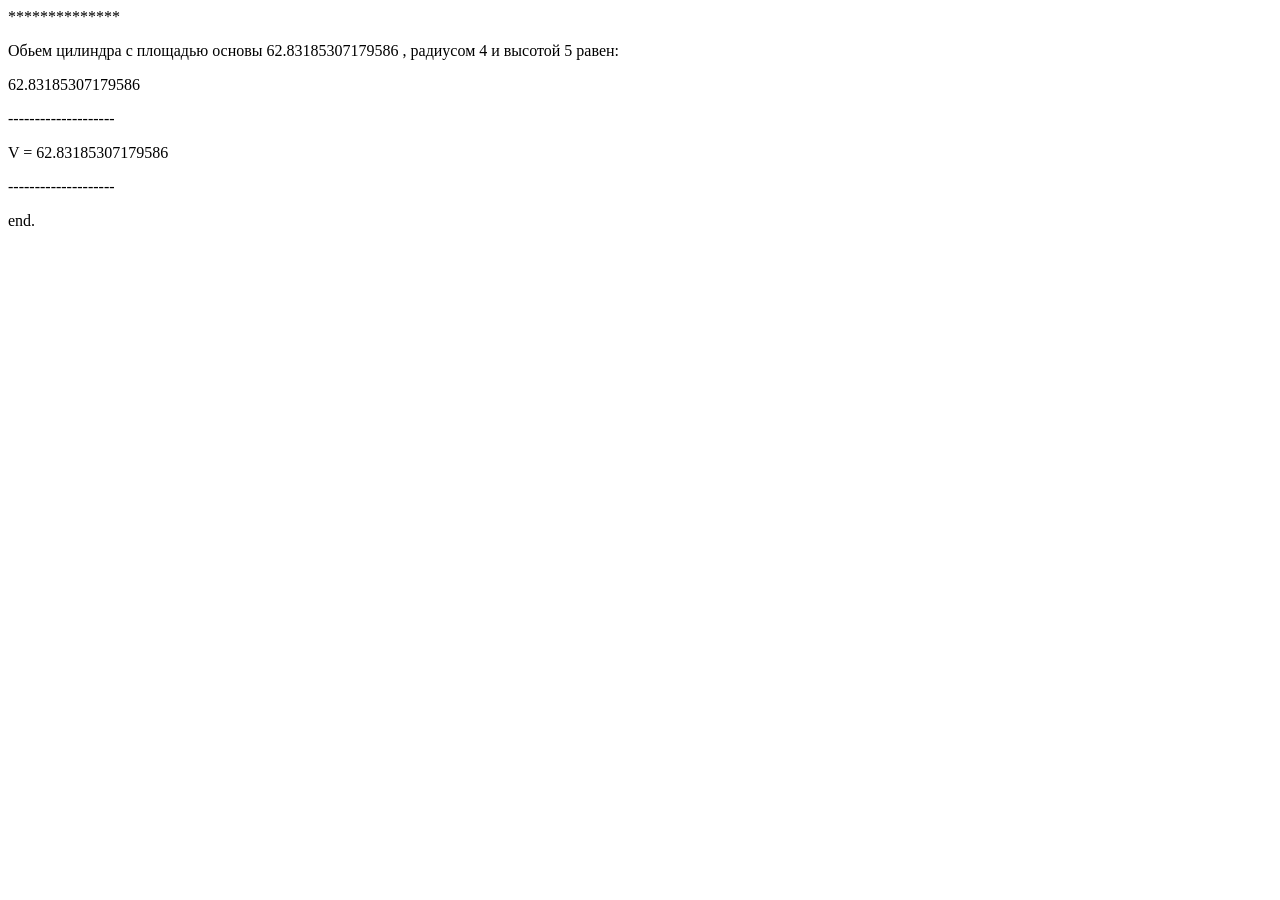
<file: ДЗ 01.  Расчет объема цилиндра/index.html>
<!DOCTYPE html>
<html lang="en">
<head>
	<meta charset="UTF-8">
	<meta name="viewport" content="width=device-width, initial-scale=1.0">
	<title>Расчет объема цилиндра</title>
</head>
<body>

<script src="script.js"></script>
</body>
</html>
</file>
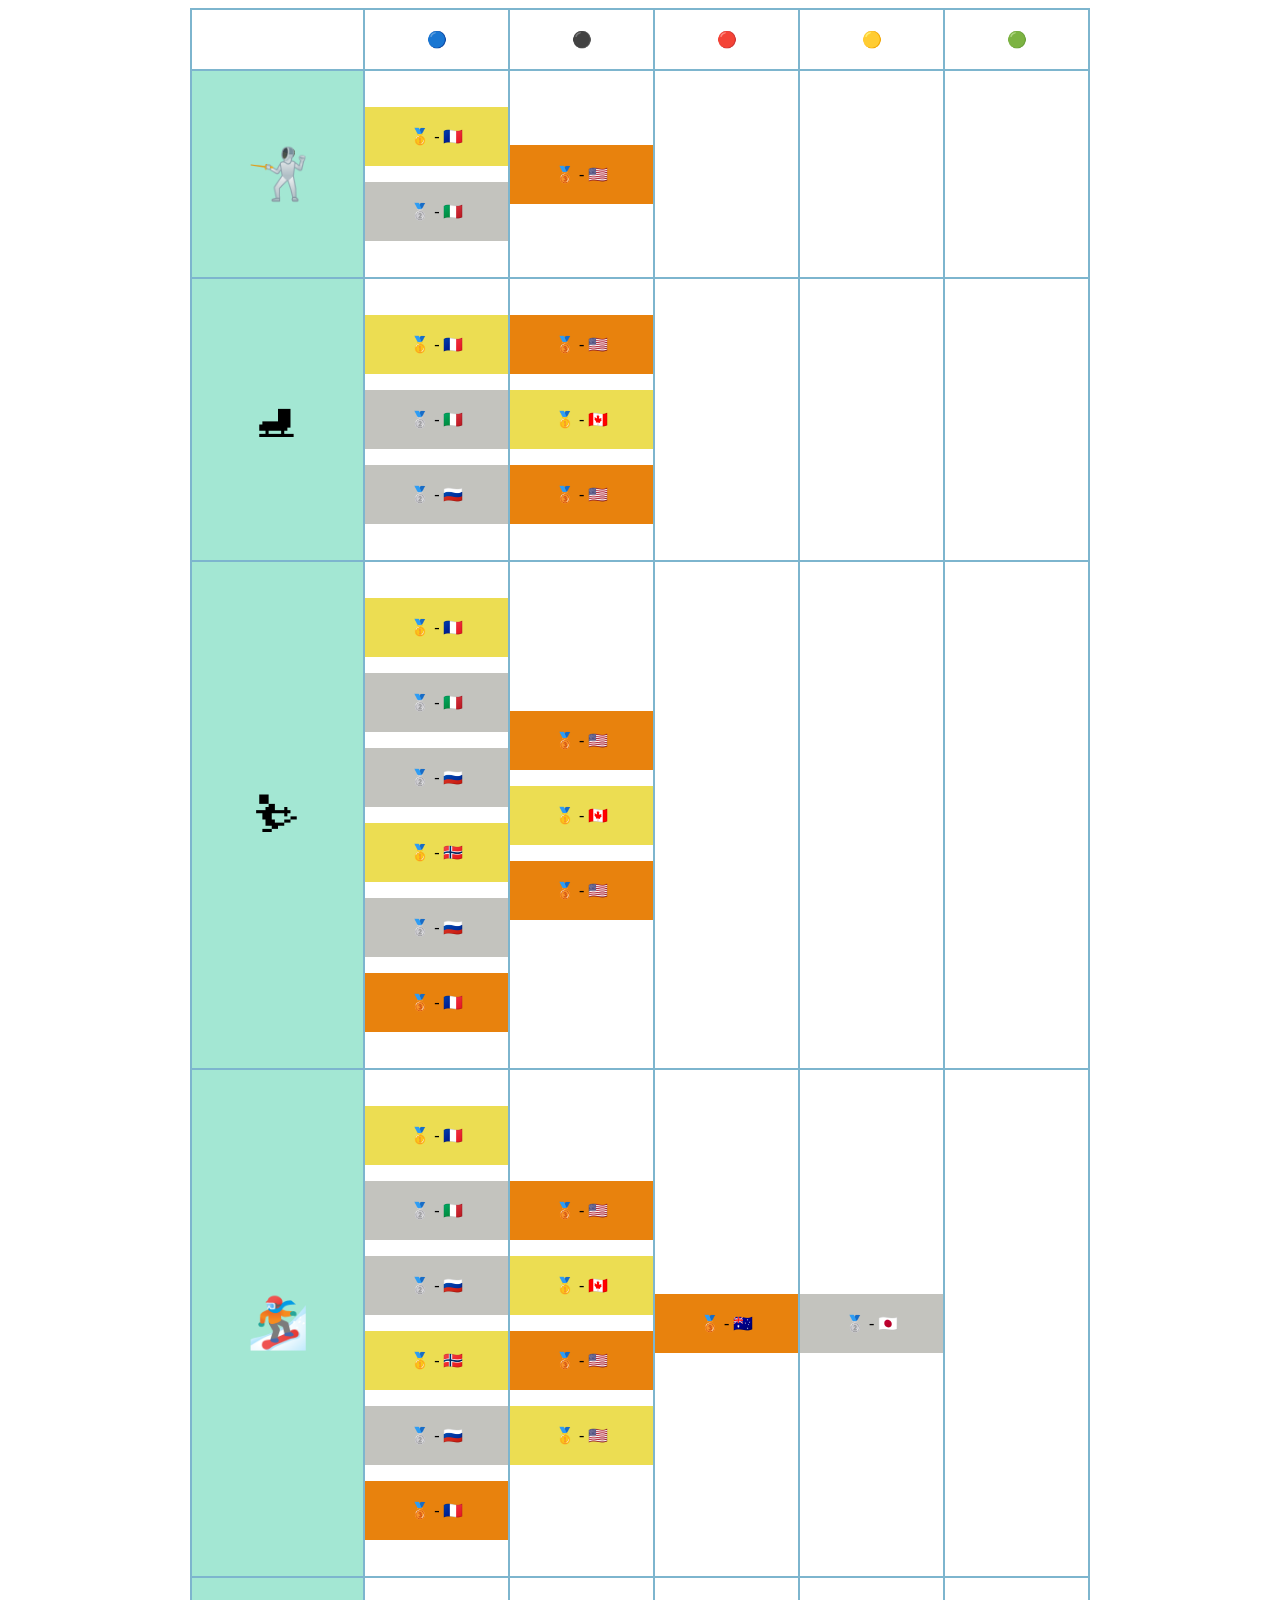
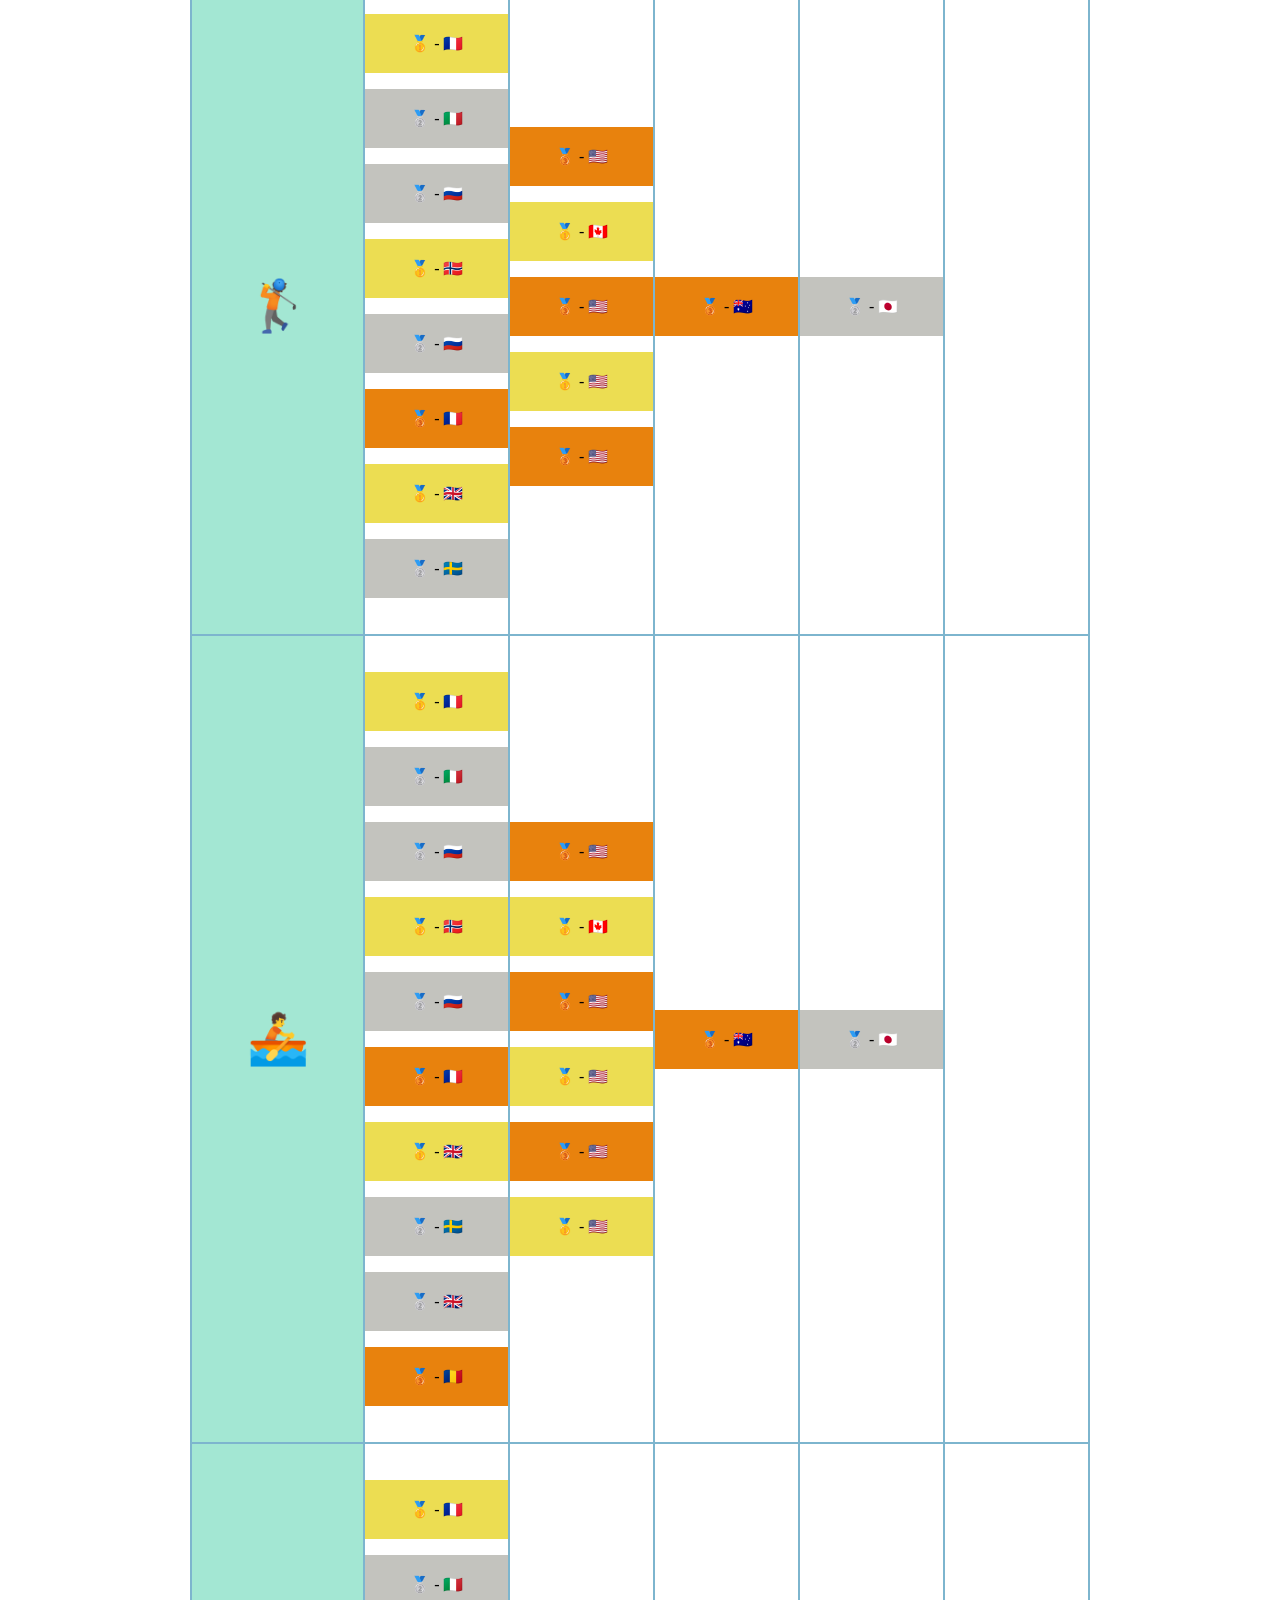
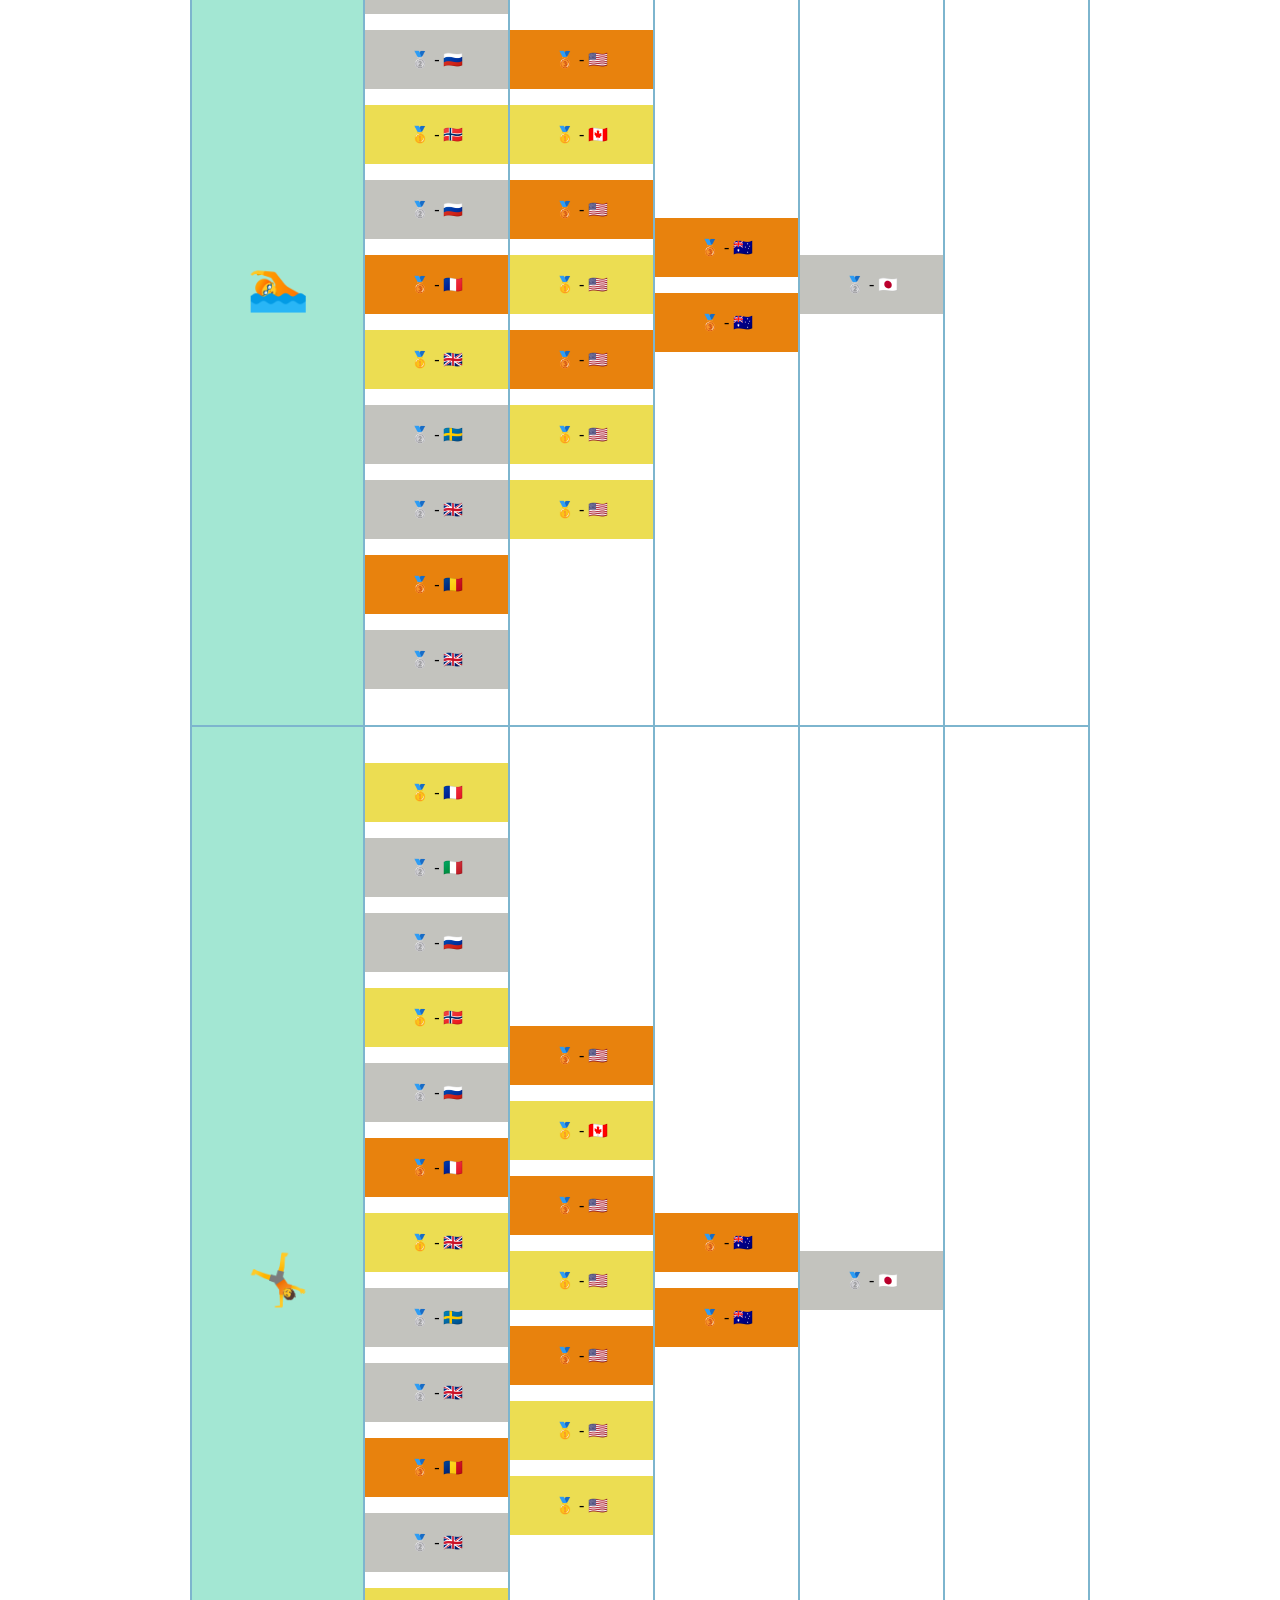
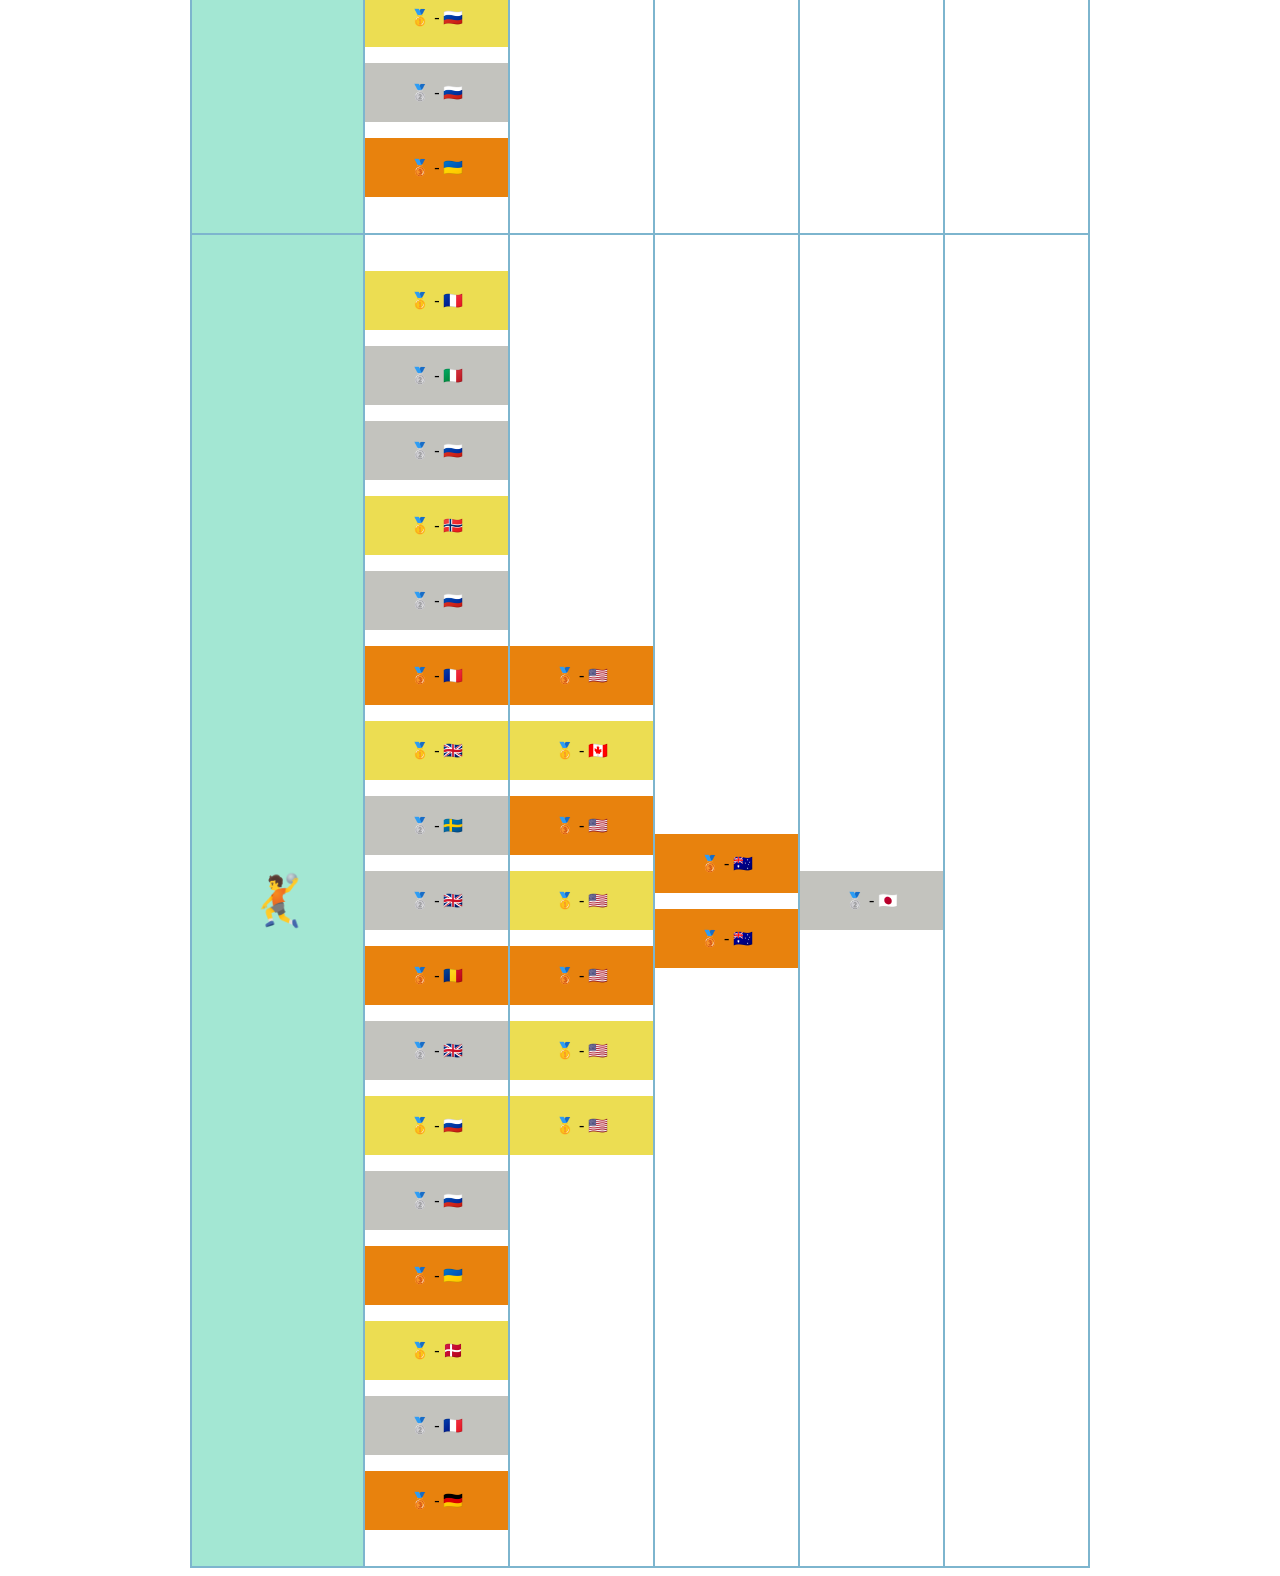
<file: ДЗ 09. 7_5_dz _olimpic/index.html>
<!DOCTYPE html>
<html lang="en">
<head>
	<meta charset="UTF-8">
	<meta name="viewport" content="width=device-width, initial-scale=1.0">
	<title>ДЗ 9. #7_5_olimpic</title>
	<link rel="stylesheet" href="main.css">

</head>
<body>
	

	<script src="main.js"></script>
</body>
</html>
</file>
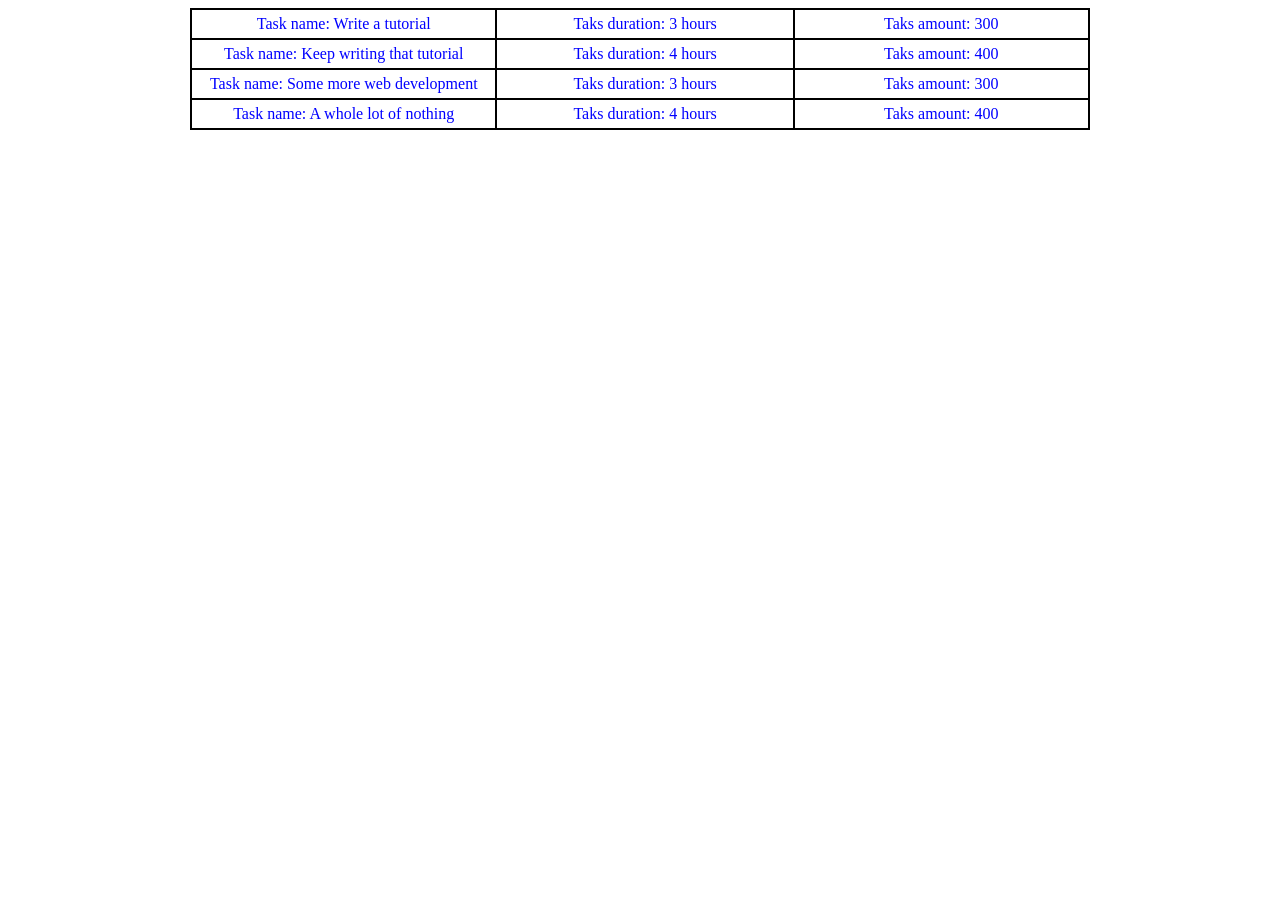
<file: ДЗ 10. #7_1/index.html>
<!DOCTYPE html>
<html lang="en">
<head>
	<meta charset="UTF-8">
	<meta name="viewport" content="width=device-width, initial-scale=1.0">
	<title>ДЗ 9. #7_5 dz</title>
	<style>
		table{
			border-collapse: collapse;
			margin: auto;
			width: 900px;
		}
		td{
			border: 2px solid black;
			width: 400px;
			text-align: center;
			padding: 5px;
			color: blue;
		}
	</style>
</head>
<body>

	<script src="main.js"></script>
</body>
</html>
</file>
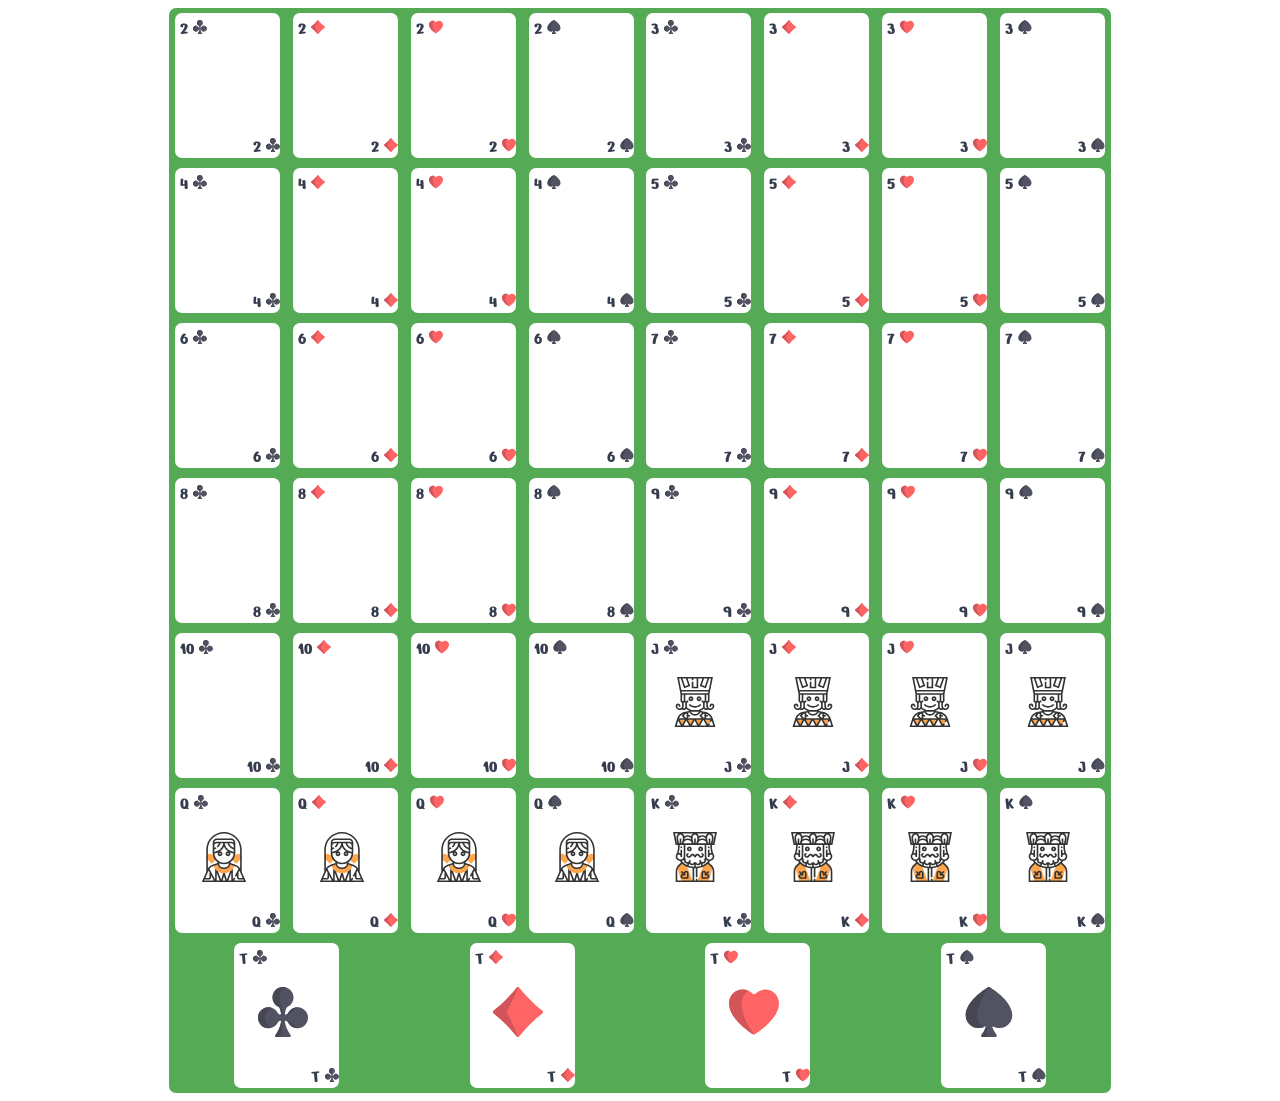
<file: ДЗ 12. Gaming cards ♠️♣️♥️♦️/index.html>
<!DOCTYPE html>
<html lang="en">
<head>
	<meta charset="UTF-8">
	<meta name="viewport" content="width=device-width, initial-scale=1.0">
	<link rel="preconnect" href="https://fonts.gstatic.com">
	<link href="https://fonts.googleapis.com/css2?family=Nerko+One&display=swap" rel="stylesheet">
	<title>ДЗ 12. Gaming cards ♠️♣️♥️♦️</title>
	<link rel="stylesheet" href="main.css">
</head>
<body>
	<script src="main.js"></script>
</body>
</html>
</file>
<file: ДЗ 09. 7_5_dz _olimpic/main.css>
table{
    border-collapse: collapse;
    margin: auto;
    width: 900px;
}
td{
    border: 2px solid #7db5ce;
    width: 400px;
    text-align: center;
    padding: 20px 0;
    
}
td p {
    padding: 20px 0;
}
.gold {
    background-color: #ecdd50fc;
}
.silver {
    background-color: #c3c3be;
}
.bronze {
    background-color: #e8820d;
}
</file>
<file: ДЗ 12. Gaming cards ♠️♣️♥️♦️/main.css>
body {
  
   font-family: "Nerko One", cursive;
   color:#353c4d;
   border-radius: 3px;
  
 }
  .board {
     width: 942px;
     display: flex;
     flex-wrap: wrap;
     justify-content: space-around;
     background-color: #55aa55;
     border-radius: 7px;
     margin: auto;
  }
  .cart{
   position: relative;
     border-radius: 5px;
     font-size: 18px;
     margin: 5px;
     height: 135px;
     width: 95px;
     background-color: #fff;
     border-radius: 7px;
     font-size: 18px;
     padding: 5px
  }
  .cart span {
   /* margin: 0 7px; */
 
  }

  .small {
   width: 14px;
   height: 14px;
 }
 
.duble{
   position: absolute;
    bottom: 0;
    right: 0;
}
.figure {
   position: absolute;
   bottom: 35%;
   right: 30%;
   height: 50px;
   margin: auto;
}

   /*# sourceMappingURL=style.css.map */
</file>
